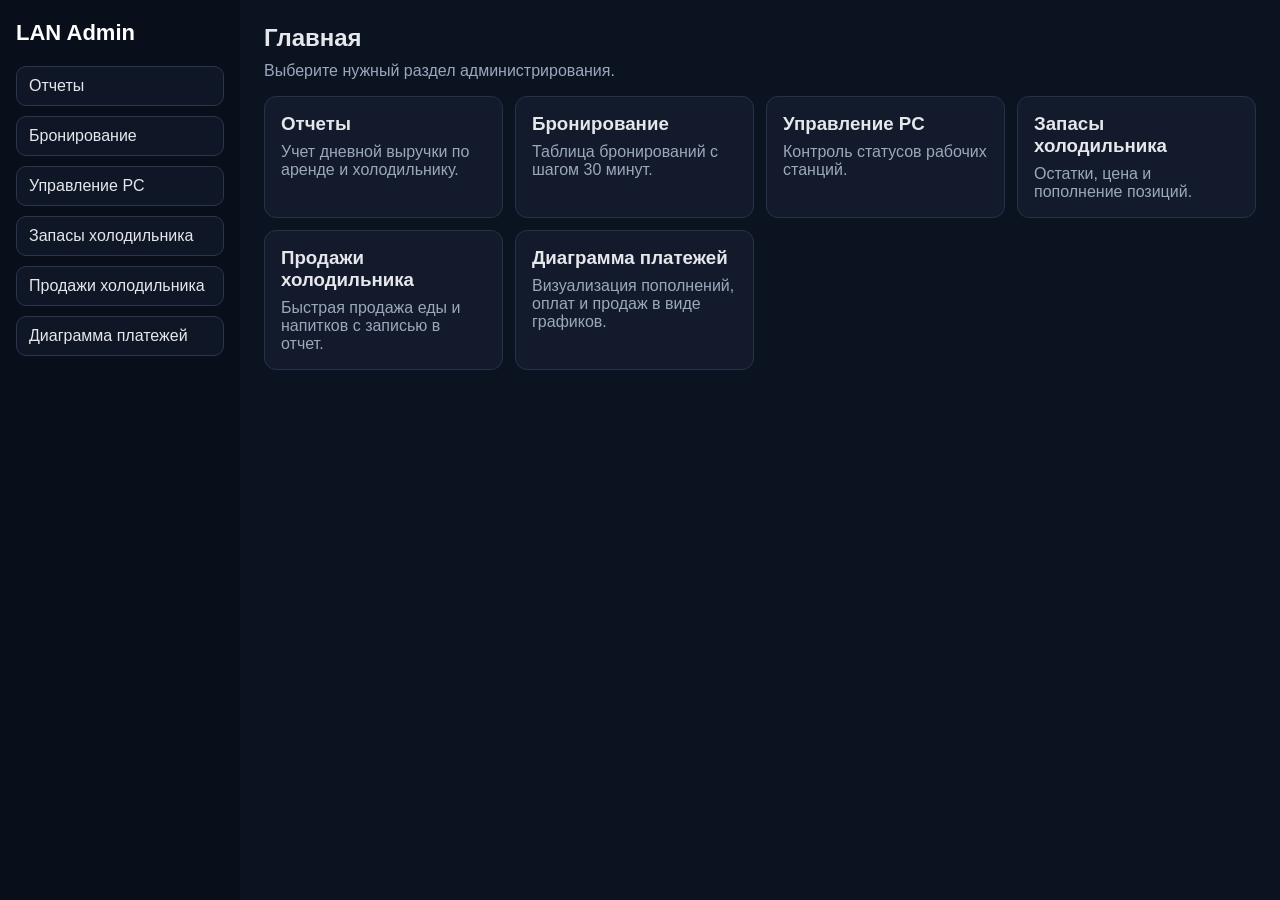
<file: index.html>
<!doctype html>
<html lang="ru">
  <head>
    <meta charset="UTF-8" />
    <meta name="viewport" content="width=device-width, initial-scale=1.0" />
    <title>LAN Admin Panel</title>
    <link rel="stylesheet" href="styles.css" />
  </head>
  <body>
    <div class="app">
      <aside class="sidebar">
        <h1>LAN Admin</h1>
        <nav class="menu">
          <a class="menu-link" href="reports.html">Отчеты</a>
          <a class="menu-link" href="booking.html">Бронирование</a>
          <a class="menu-link" href="pcs.html">Управление PC</a>
          <a class="menu-link" href="fridge.html">Запасы холодильника</a>
          <a class="menu-link" href="sales.html">Продажи холодильника</a>
          <a class="menu-link" href="diagram.html">Диаграмма платежей</a>
        </nav>
      </aside>

      <main class="content">
        <h2>Главная</h2>
        <p class="hint">Выберите нужный раздел администрирования.</p>
        <div class="home-grid">
          <a class="home-link" href="reports.html">
            <h3>Отчеты</h3>
            <p>Учет дневной выручки по аренде и холодильнику.</p>
          </a>
          <a class="home-link" href="booking.html">
            <h3>Бронирование</h3>
            <p>Таблица бронирований с шагом 30 минут.</p>
          </a>
          <a class="home-link" href="pcs.html">
            <h3>Управление PC</h3>
            <p>Контроль статусов рабочих станций.</p>
          </a>
          <a class="home-link" href="fridge.html">
            <h3>Запасы холодильника</h3>
            <p>Остатки, цена и пополнение позиций.</p>
          </a>
          <a class="home-link" href="sales.html">
            <h3>Продажи холодильника</h3>
            <p>Быстрая продажа еды и напитков с записью в отчет.</p>
          </a>
          <a class="home-link" href="diagram.html">
            <h3>Диаграмма платежей</h3>
            <p>Визуализация пополнений, оплат и продаж в виде графиков.</p>
          </a>
        </div>
      </main>
    </div>
  </body>
</html>
</file>
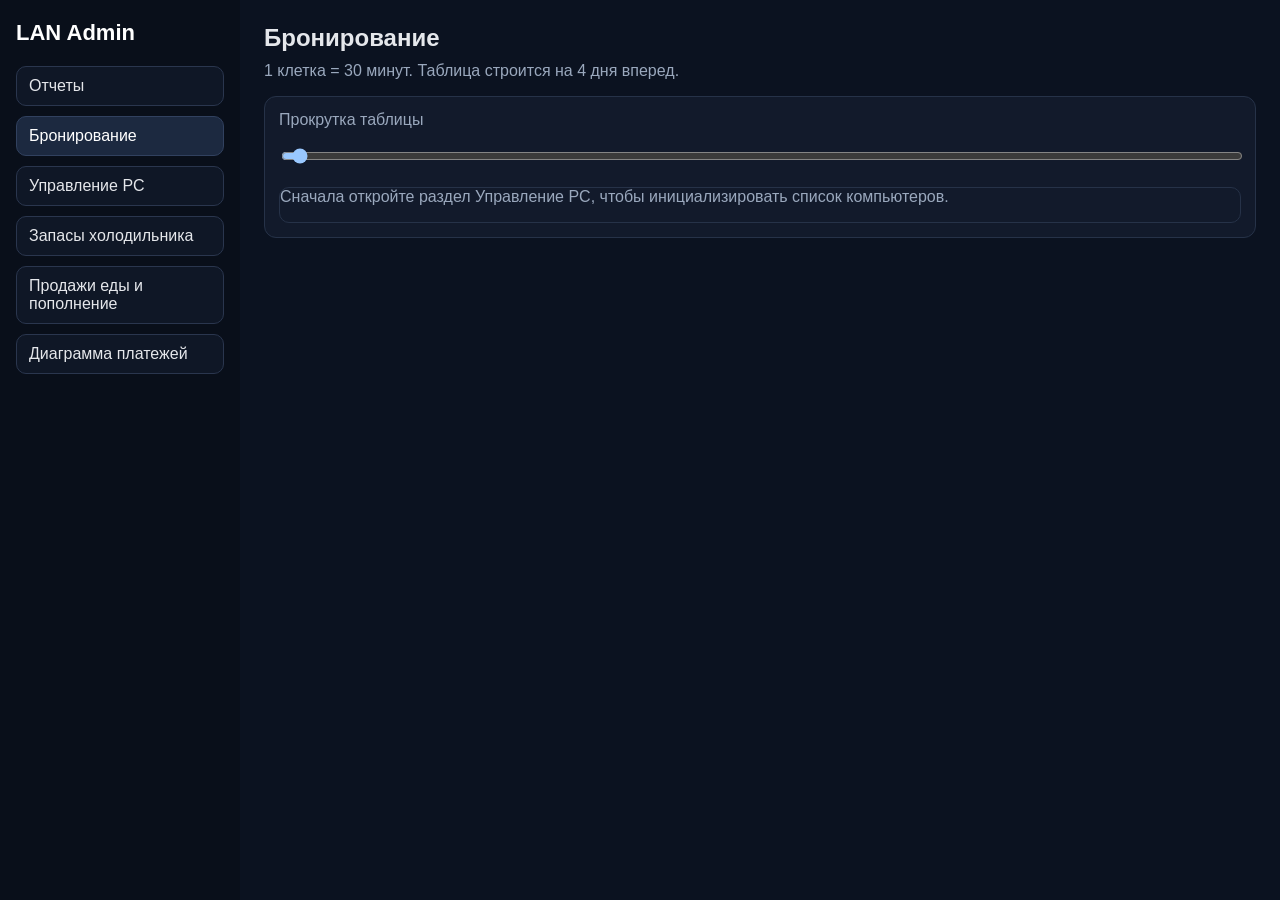
<file: booking.html>
<!doctype html>
<html lang="ru">
  <head>
    <meta charset="UTF-8" />
    <meta name="viewport" content="width=device-width, initial-scale=1.0" />
    <title>Бронирование | LAN Admin</title>
    <link rel="stylesheet" href="styles.css" />
  </head>
  <body>
    <div class="app">
      <aside class="sidebar">
        <h1>LAN Admin</h1>
        <nav class="menu">
          <a class="menu-link" href="reports.html">Отчеты</a>
          <a class="menu-link active" href="booking.html">Бронирование</a>
          <a class="menu-link" href="pcs.html">Управление PC</a>
          <a class="menu-link" href="fridge.html">Запасы холодильника</a>
          <a class="menu-link" href="sales.html">Продажи еды и пополнение</a>
          <a class="menu-link" href="diagram.html">Диаграмма платежей</a>
        </nav>
      </aside>
      <main class="content">
        <h2>Бронирование</h2>
        <p class="hint">1 клетка = 30 минут. Таблица строится на 4 дня вперед.</p>
        <div class="panel booking-panel">
          <div class="booking-slider-wrap">
            <label for="bookingScroll" class="hint">Прокрутка таблицы</label>
            <input id="bookingScroll" class="booking-scroll" type="range" min="0" max="0" value="0" step="1" />
          </div>
          <div id="bookingGrid" class="booking-grid booking-window"></div>
        </div>
      </main>
    </div>
    <script src="scripts/booking.js"></script>
  </body>
</html>
</file>
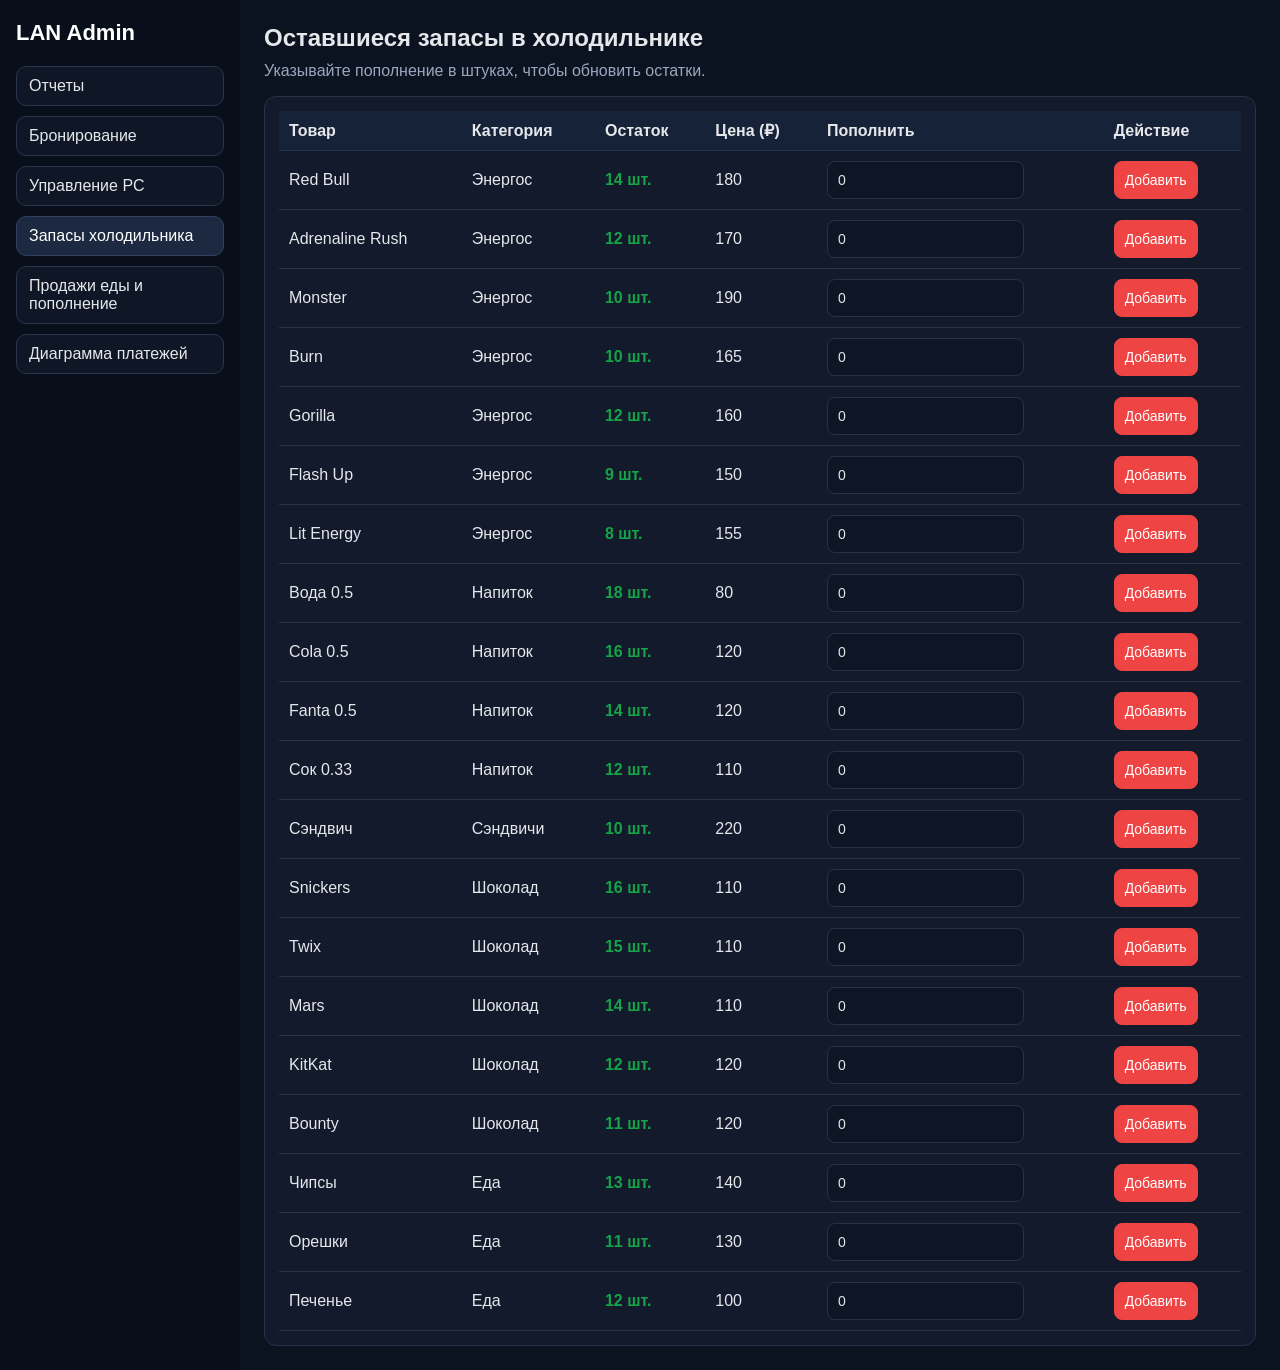
<file: fridge.html>
<!doctype html>
<html lang="ru">
  <head>
    <meta charset="UTF-8" />
    <meta name="viewport" content="width=device-width, initial-scale=1.0" />
    <title>Запасы холодильника | LAN Admin</title>
    <link rel="stylesheet" href="styles.css" />
  </head>
  <body>
    <div class="app">
      <aside class="sidebar">
        <h1>LAN Admin</h1>
        <nav class="menu">
          <a class="menu-link" href="reports.html">Отчеты</a>
          <a class="menu-link" href="booking.html">Бронирование</a>
          <a class="menu-link" href="pcs.html">Управление PC</a>
          <a class="menu-link active" href="fridge.html">Запасы холодильника</a>
          <a class="menu-link" href="sales.html">Продажи еды и пополнение</a>
          <a class="menu-link" href="diagram.html">Диаграмма платежей</a>
        </nav>
      </aside>
      <main class="content">
        <h2>Оставшиеся запасы в холодильнике</h2>
        <p class="hint">Указывайте пополнение в штуках, чтобы обновить остатки.</p>
        <div class="panel">
          <table class="stock-table">
            <thead>
              <tr>
                <th>Товар</th>
                <th>Категория</th>
                <th>Остаток</th>
                <th>Цена (₽)</th>
                <th>Пополнить</th>
                <th>Действие</th>
              </tr>
            </thead>
            <tbody id="stockTableBody"></tbody>
          </table>
        </div>
      </main>
    </div>
    <script src="scripts/fridge-data.js"></script>
    <script src="scripts/fridge.js"></script>
  </body>
</html>
</file>
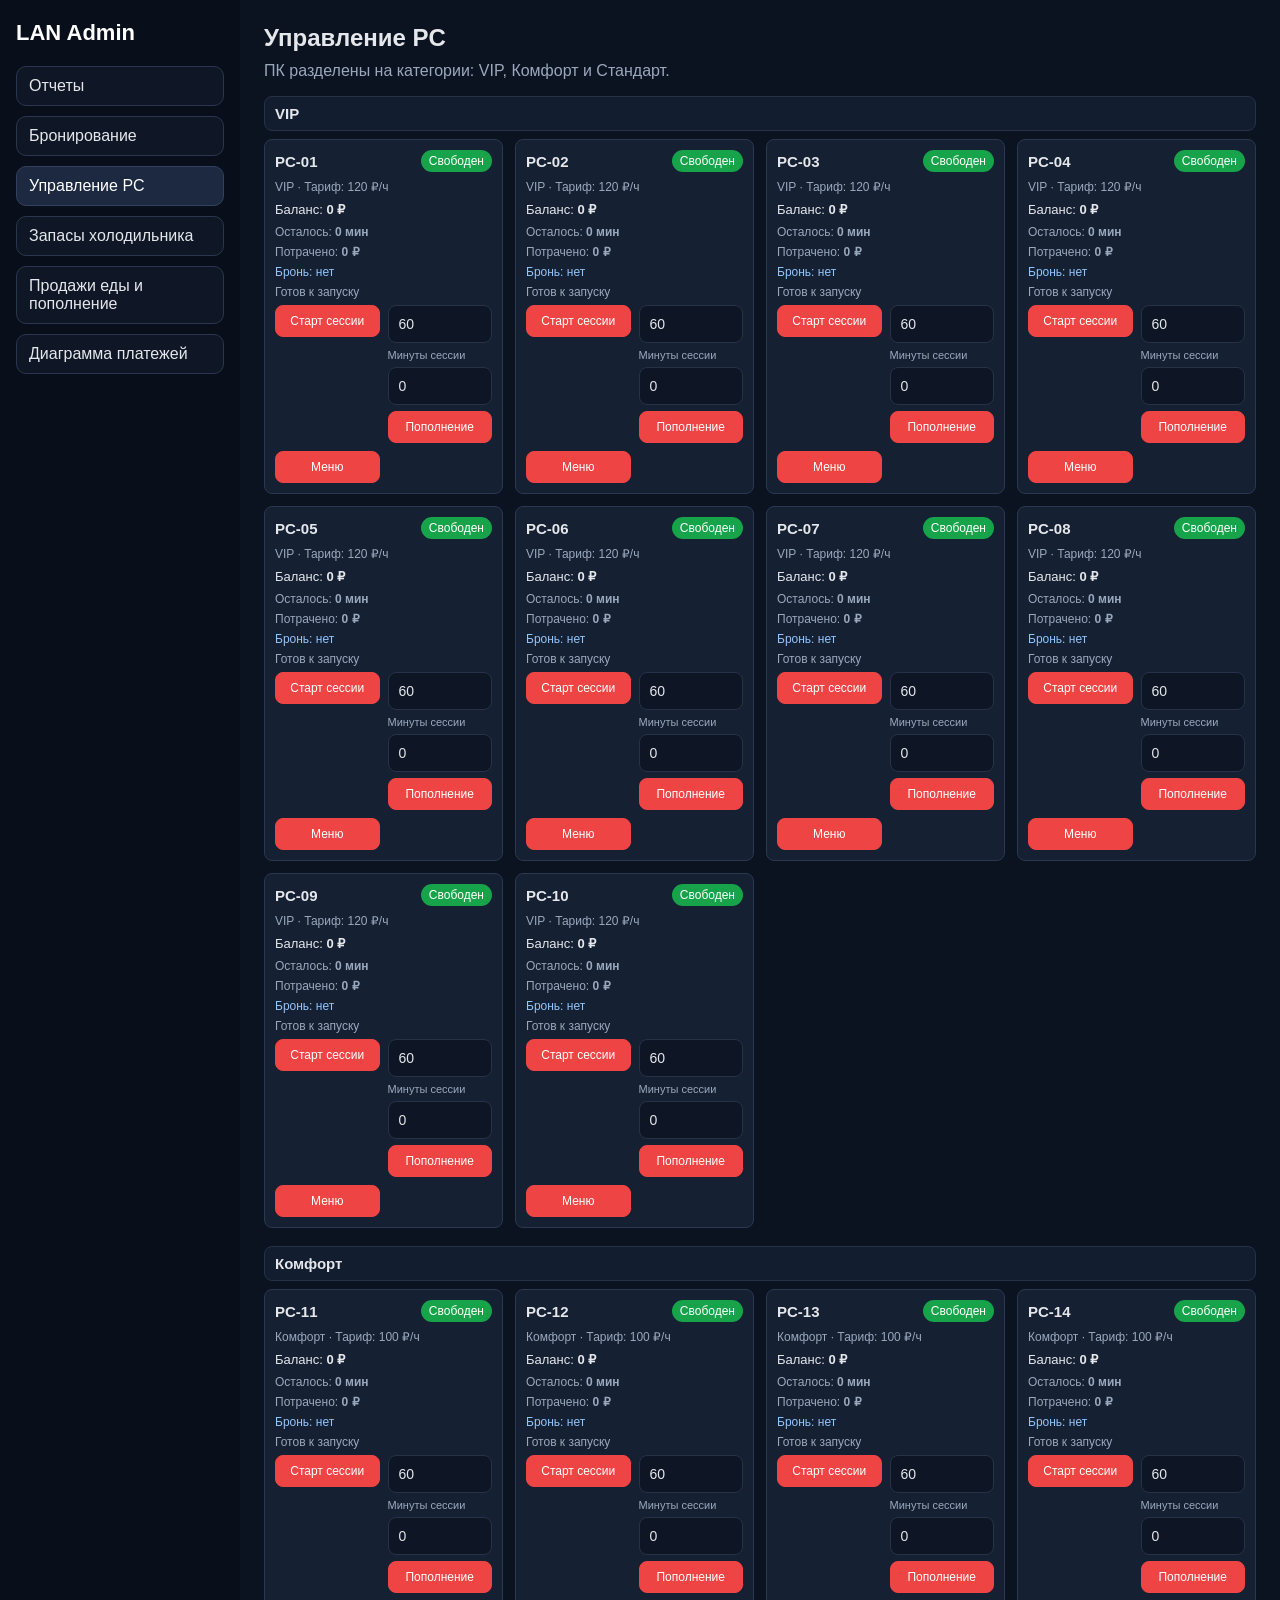
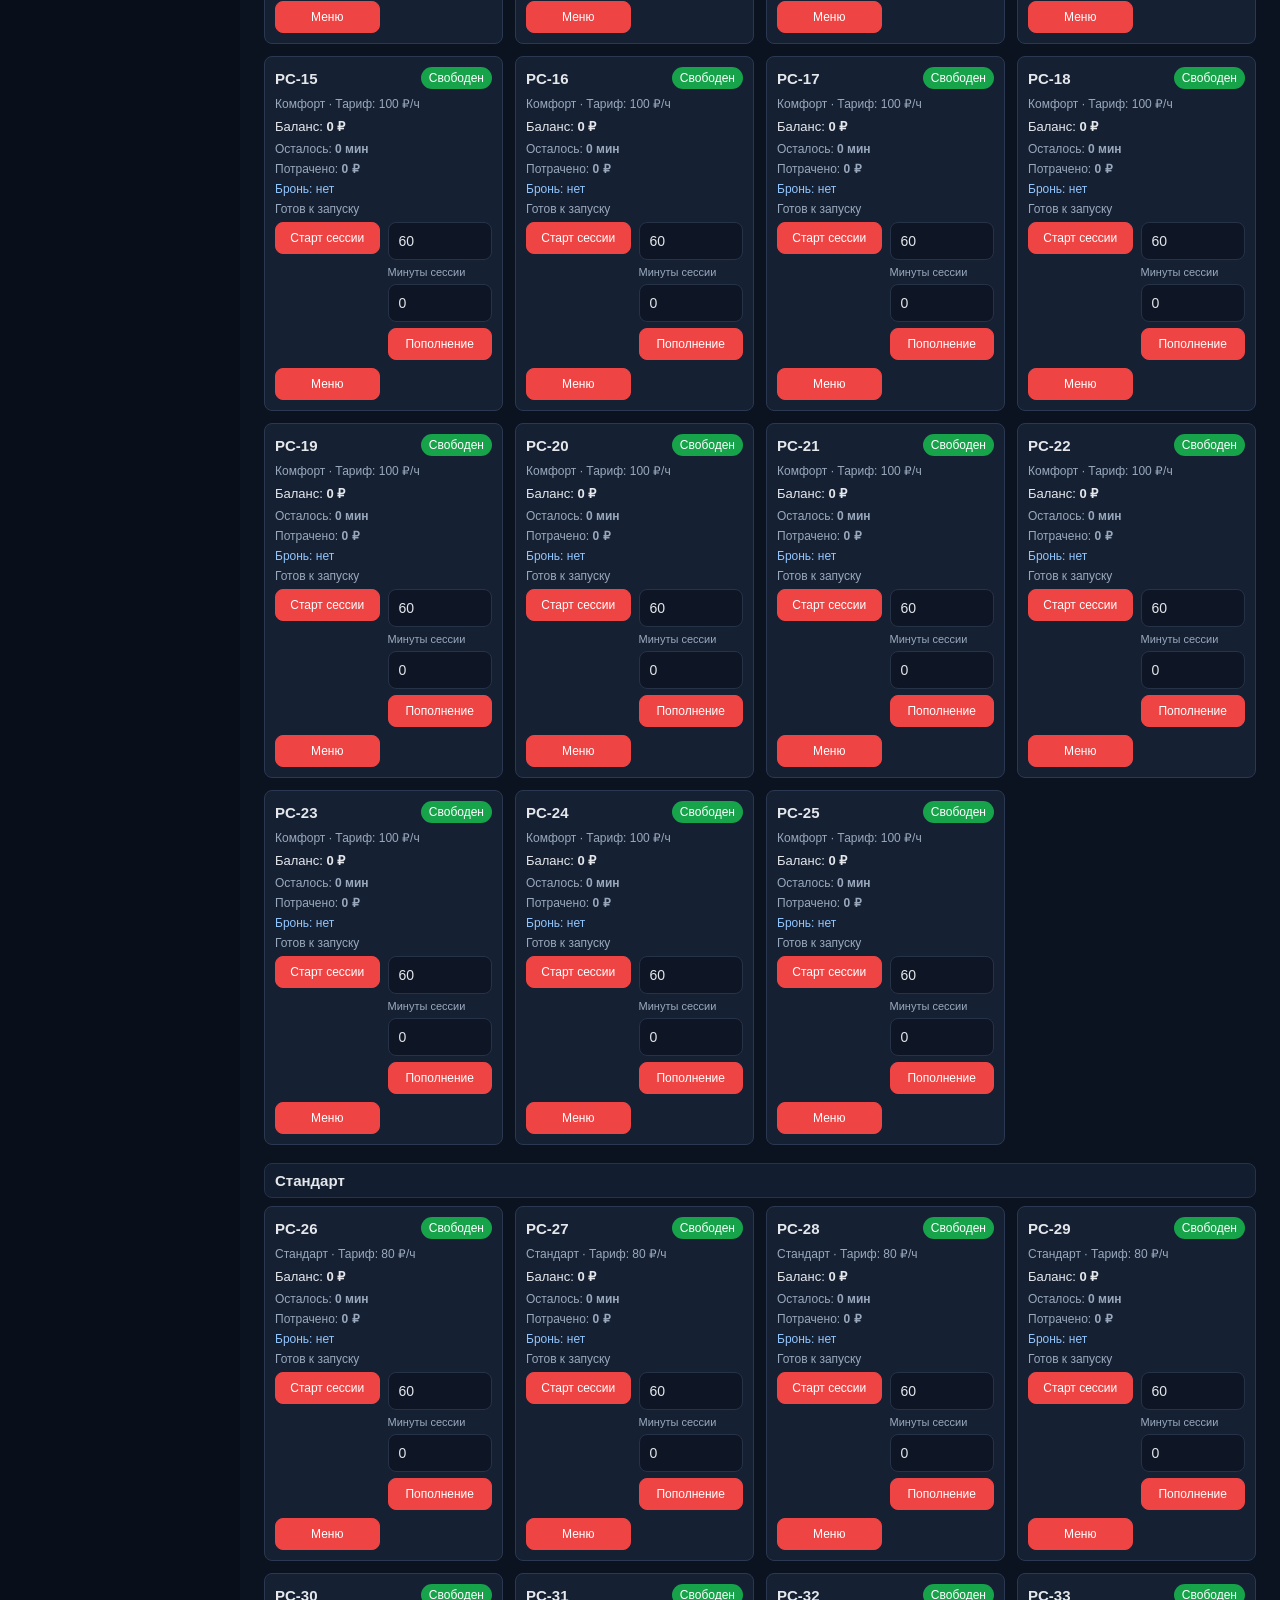
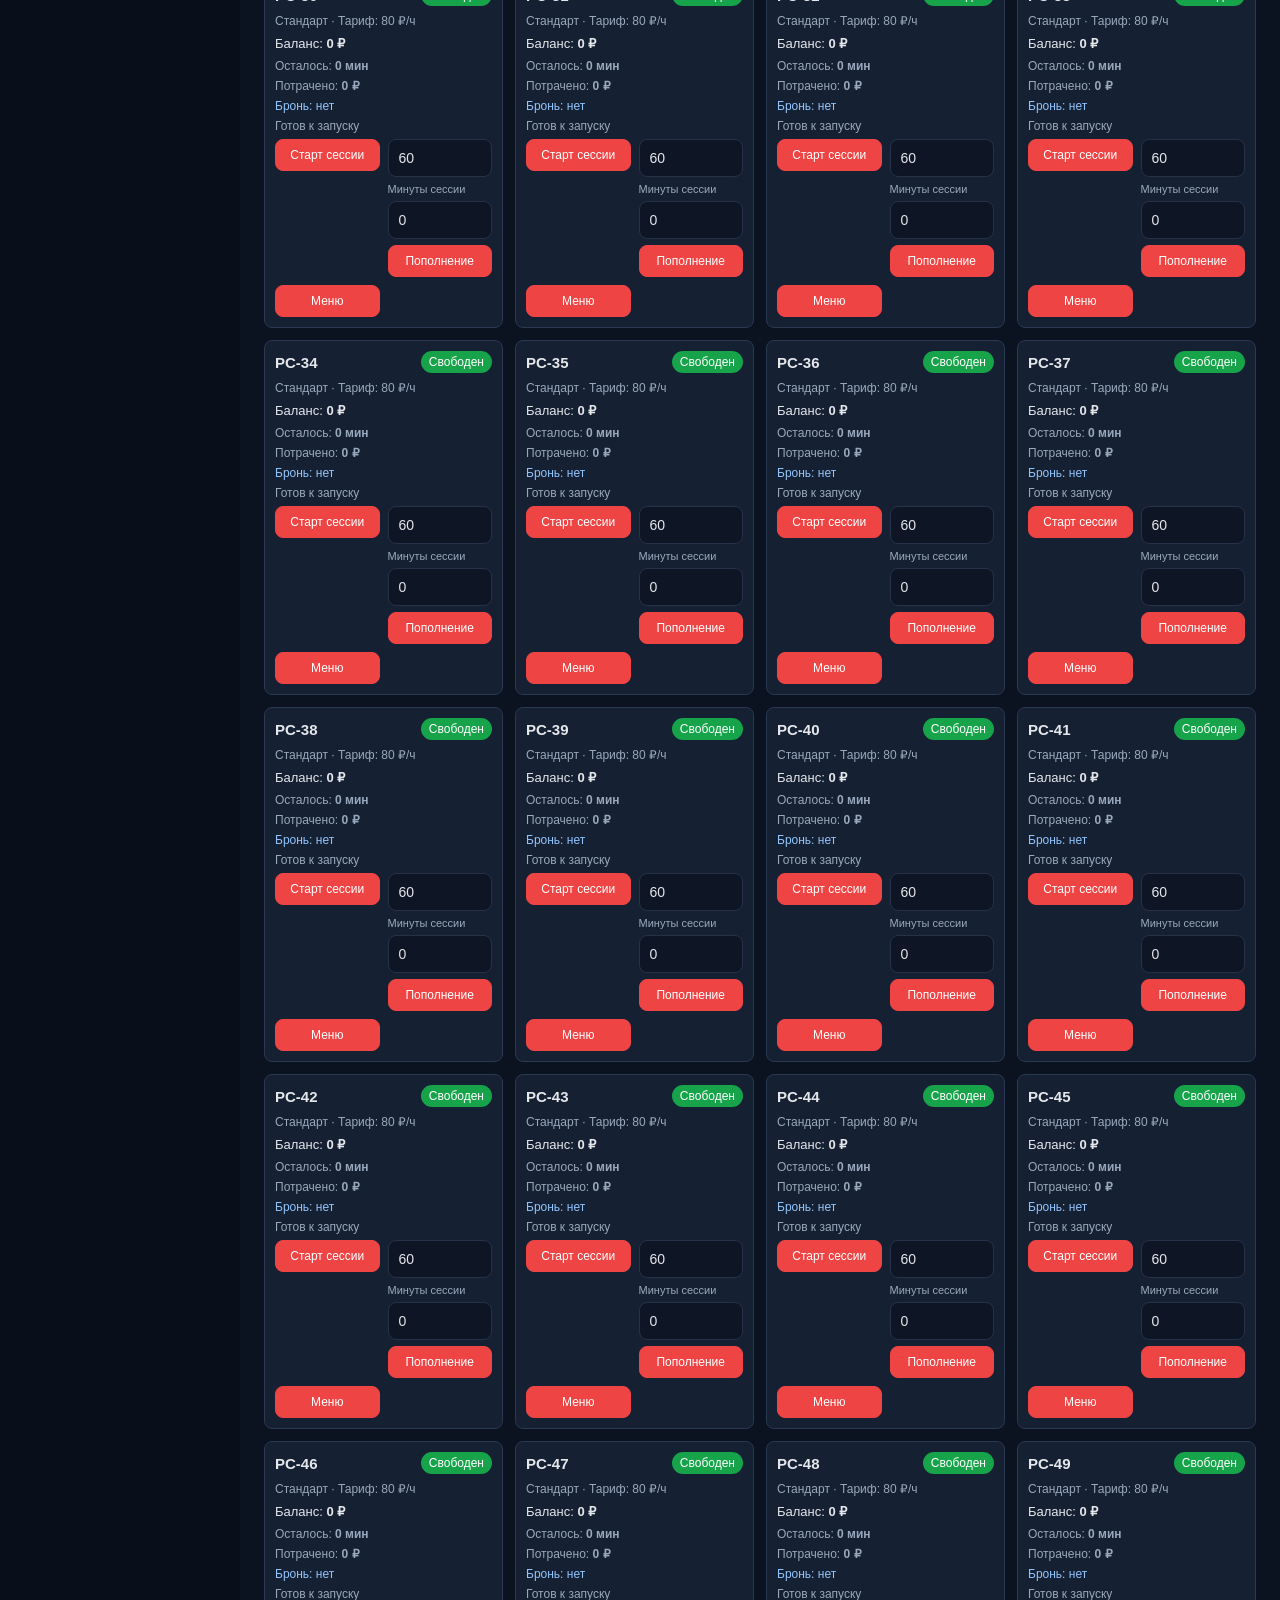
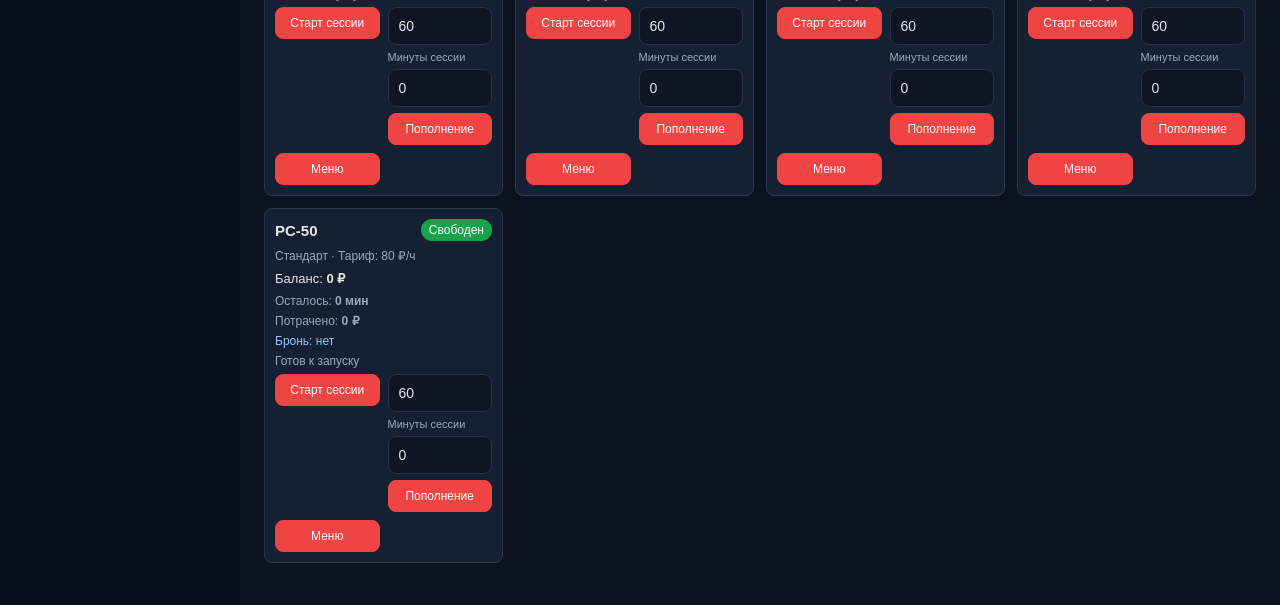
<file: pcs.html>
<!doctype html>
<html lang="ru">
  <head>
    <meta charset="UTF-8" />
    <meta name="viewport" content="width=device-width, initial-scale=1.0" />
    <title>Управление PC | LAN Admin</title>
    <link rel="stylesheet" href="styles.css" />
  </head>
  <body>
    <div class="app">
      <aside class="sidebar">
        <h1>LAN Admin</h1>
        <nav class="menu">
          <a class="menu-link" href="reports.html">Отчеты</a>
          <a class="menu-link" href="booking.html">Бронирование</a>
          <a class="menu-link active" href="pcs.html">Управление PC</a>
          <a class="menu-link" href="fridge.html">Запасы холодильника</a>
          <a class="menu-link" href="sales.html">Продажи еды и пополнение</a>
          <a class="menu-link" href="diagram.html">Диаграмма платежей</a>
        </nav>
      </aside>
      <main class="content">
        <h2>Управление PC</h2>
        <p class="hint">ПК разделены на категории: VIP, Комфорт и Стандарт.</p>
        <div id="pcSections"></div>
      </main>
    </div>
    <script src="scripts/pcs.js"></script>
  </body>
</html>
</file>
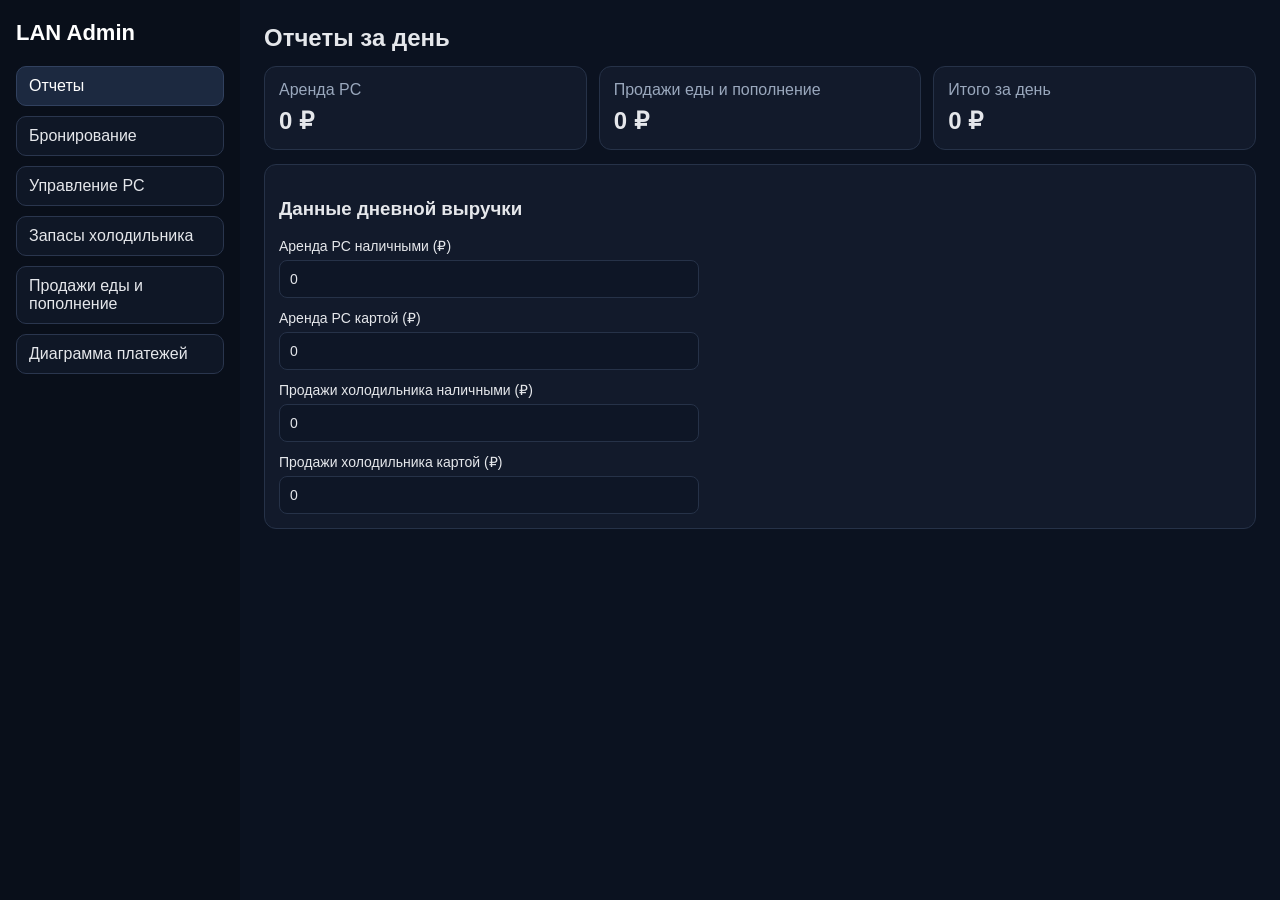
<file: reports.html>
<!doctype html>
<html lang="ru">
  <head>
    <meta charset="UTF-8" />
    <meta name="viewport" content="width=device-width, initial-scale=1.0" />
    <title>Отчеты | LAN Admin</title>
    <link rel="stylesheet" href="styles.css" />
  </head>
  <body>
    <div class="app">
      <aside class="sidebar">
        <h1>LAN Admin</h1>
        <nav class="menu">
          <a class="menu-link active" href="reports.html">Отчеты</a>
          <a class="menu-link" href="booking.html">Бронирование</a>
          <a class="menu-link" href="pcs.html">Управление PC</a>
          <a class="menu-link" href="fridge.html">Запасы холодильника</a>
          <a class="menu-link" href="sales.html">Продажи еды и пополнение</a>
          <a class="menu-link" href="diagram.html">Диаграмма платежей</a>
        </nav>
      </aside>
      <main class="content">
        <h2>Отчеты за день</h2>
        <div class="cards">
          <article class="card">
            <p>Аренда PC</p>
            <h3 id="pcRevenueTotal">0 ₽</h3>
          </article>
          <article class="card">
            <p>Продажи еды и пополнение</p>
            <h3 id="fridgeRevenueTotal">0 ₽</h3>
          </article>
          <article class="card">
            <p>Итого за день</p>
            <h3 id="dayTotal">0 ₽</h3>
          </article>
        </div>
        <div class="panel">
          <h3>Данные дневной выручки</h3>
          <form id="revenueForm" class="report-form">
            <label>
              Аренда PC наличными (₽)
              <input id="pcRevenueCashInput" type="number" min="0" step="100" value="0" readonly />
            </label>
            <label>
              Аренда PC картой (₽)
              <input id="pcRevenueCardInput" type="number" min="0" step="100" value="0" readonly />
            </label>
            <label>
              Продажи холодильника наличными (₽)
              <input id="fridgeRevenueCashInput" type="number" min="0" step="50" value="0" readonly />
            </label>
            <label>
              Продажи холодильника картой (₽)
              <input id="fridgeRevenueCardInput" type="number" min="0" step="50" value="0" readonly />
            </label>
          </form>
        </div>
      </main>
    </div>
    <script src="scripts/reports.js"></script>
  </body>
</html>
</file>
<file: styles.css>
:root {
  color-scheme: dark;
  --bg: #0b1220;
  --panel: #121a2b;
  --line: #263248;
  --text: #e5e7eb;
  --muted: #9aa8bd;
  --primary: #ef4444;
  --primary-soft: #3a1d28;
  --ok: #16a34a;
  --warn: #f59e0b;
  --error: #dc2626;
}

* {
  box-sizing: border-box;
}

body {
  margin: 0;
  font-family: "Segoe UI", Arial, sans-serif;
  background: var(--bg);
  color: var(--text);
}

.app {
  display: grid;
  grid-template-columns: 240px 1fr;
  min-height: 100vh;
}

.sidebar {
  background: #090f1a;
  color: #fff;
  padding: 20px 16px;
}

.sidebar h1 {
  margin: 0 0 20px;
  font-size: 22px;
}

.menu {
  display: grid;
  gap: 10px;
}

.menu-btn,
.menu-link {
  border: 1px solid #2a364e;
  background: #0f1726;
  color: #e5e7eb;
  padding: 10px 12px;
  border-radius: 10px;
  cursor: pointer;
  text-align: left;
  text-decoration: none;
  display: block;
}

.menu-btn.active,
.menu-link.active {
  background: #1c2940;
  border-color: #31415f;
  color: #fff;
}

.content {
  padding: 24px;
}

.page {
  display: none;
}

.page.active {
  display: block;
}

h2 {
  margin: 0 0 10px;
}

.hint {
  margin-top: 0;
  color: var(--muted);
}

.cards {
  display: grid;
  grid-template-columns: repeat(auto-fit, minmax(180px, 1fr));
  gap: 12px;
  margin: 14px 0;
}

.card,
.panel {
  background: var(--panel);
  border: 1px solid var(--line);
  border-radius: 12px;
  padding: 14px;
}

.card p {
  margin: 0;
  color: var(--muted);
}

.card h3 {
  margin: 8px 0 0;
  font-size: 24px;
}

.report-form {
  display: grid;
  gap: 12px;
  max-width: 420px;
}

.report-form label {
  display: grid;
  gap: 6px;
  font-size: 14px;
}

input,
button,
select {
  border: 1px solid var(--line);
  border-radius: 8px;
  padding: 10px;
  font-size: 14px;
  background: #0e1626;
  color: var(--text);
}

button {
  cursor: pointer;
  background: var(--primary);
  color: #fff;
  border-color: var(--primary);
  transition: all 0.2s ease;
  font-weight: 500;
}

button:hover {
  opacity: 0.9;
  transform: translateY(-1px);
  box-shadow: 0 4px 12px rgba(239, 68, 68, 0.3);
}

button:active {
  transform: translateY(0);
}

button:disabled {
  opacity: 0.5;
  cursor: not-allowed;
  transform: none;
  box-shadow: none;
}

.booking-grid {
  overflow-x: auto;
}

.booking-panel {
  display: grid;
  gap: 10px;
}

.booking-slider-wrap {
  display: grid;
  gap: 6px;
}

.booking-scroll {
  width: 100%;
}

.booking-window {
  max-height: 72vh;
  overflow: auto;
  border: 1px solid var(--line);
  border-radius: 10px;
}

.booking-table {
  border-collapse: collapse;
  width: max-content;
  min-width: 100%;
}

.booking-table th,
.booking-table td {
  border: 1px solid var(--line);
  padding: 0;
  min-width: 46px;
  height: 34px;
  text-align: center;
  font-size: 12px;
}

.booking-table thead th {
  background: #162237;
  position: sticky;
  top: 0;
  z-index: 1;
}

.booking-table thead .date-header {
  top: 0;
  z-index: 4;
}

.booking-table thead tr:nth-child(2) th {
  top: 34px;
  z-index: 3;
}

.booking-table .row-label {
  min-width: 85px;
  background: #162237;
  position: sticky;
  left: 0;
  z-index: 5;
}

.slot {
  background: #111a2c;
  cursor: pointer;
}

.slot.selected {
  background: var(--primary-soft);
}

.slot.booked {
  background: #1f3b2f;
}

.booking-table tr.pc-busy .row-label {
  background: #5b1d2a;
  color: #fecdd3;
}

.slot.busy-pc {
  background: #5b1d2a;
}

.slot.busy-pc.booked {
  background: #7f1d1d;
}

.pc-table {
  width: 100%;
  border-collapse: collapse;
}

.pc-table th,
.pc-table td {
  text-align: left;
  padding: 10px;
  border-bottom: 1px solid var(--line);
}

.pc-cards {
  display: grid;
  grid-template-columns: repeat(auto-fill, minmax(220px, 1fr));
  gap: 12px;
}

.tier-section {
  margin-bottom: 18px;
}

.tier-header {
  margin-bottom: 8px;
  padding: 8px 10px;
  border: 1px solid var(--line);
  border-radius: 8px;
  background: #121d2f;
}

.tier-header h3 {
  margin: 0;
  font-size: 15px;
}

.pc-card {
  background: #152033;
  border: 1px solid #2a3852;
  border-radius: 8px;
  padding: 10px;
}

.pc-card-top {
  display: flex;
  justify-content: space-between;
  align-items: center;
  margin-bottom: 8px;
}

.pc-name {
  margin: 0;
  font-size: 15px;
  font-weight: 700;
}

.pc-meta {
  color: var(--muted);
  font-size: 12px;
  margin: 0 0 8px;
}

.pc-balance {
  margin: 0 0 8px;
  font-size: 13px;
}

.pc-time,
.pc-note {
  margin: 0 0 6px;
  font-size: 12px;
  color: var(--muted);
}

.pc-booking {
  margin: 0 0 6px;
  font-size: 12px;
  color: #93c5fd;
}

.pc-actions {
  display: grid;
  grid-template-columns: 1fr 1fr;
  gap: 8px;
  align-items: start;
}

.pc-actions button {
  padding: 8px;
  font-size: 12px;
}

.topup-group {
  display: grid;
  grid-template-columns: 1fr;
  gap: 6px;
}

.topup-input {
  width: 100%;
  background: #0e1626;
  color: var(--text);
}

.minutes-input {
  width: 100%;
}

.input-hint {
  color: var(--muted);
  font-size: 11px;
}

.menu-wrapper {
  position: relative;
}

.menu-open-btn {
  width: 100%;
}

.pc-dropdown {
  position: absolute;
  top: calc(100% + 6px);
  right: 0;
  background: #111a2c;
  border: 1px solid var(--line);
  border-radius: 8px;
  box-shadow: 0 8px 24px rgba(0, 0, 0, 0.4);
  min-width: 190px;
  z-index: 20;
  padding: 6px;
}

.pc-dropdown.hidden {
  display: none;
}

.dropdown-item {
  width: 100%;
  background: #111a2c;
  color: var(--text);
  border: 0;
  border-radius: 6px;
  text-align: left;
  padding: 8px;
}

.dropdown-item:hover {
  background: #1c2940;
}

.stock-table {
  width: 100%;
  border-collapse: collapse;
}

.stock-table th,
.stock-table td {
  text-align: left;
  padding: 10px;
  border-bottom: 1px solid var(--line);
}

.stock-table thead th {
  background: #162237;
}

.sales-grid {
  display: grid;
  grid-template-columns: repeat(auto-fill, minmax(220px, 1fr));
  gap: 10px;
}

.sales-layout {
  display: grid;
  grid-template-columns: 1fr 320px;
  gap: 14px;
  align-items: start;
}

.sale-card {
  background: linear-gradient(145deg, #1a2332, #0f1823);
  border: 1px solid var(--line);
  border-radius: 12px;
  padding: 16px;
  transition: all 0.3s ease;
  box-shadow: 0 4px 12px rgba(0, 0, 0, 0.3);
}

.sale-card:hover {
  transform: translateY(-2px);
  box-shadow: 0 8px 24px rgba(0, 0, 0, 0.4);
  border-color: #3a4a63;
}

.sale-photo {
  width: 100%;
  height: 200px;
  object-fit: cover;
  border-radius: 10px;
  margin-bottom: 12px;
  border: 2px solid #2a3852;
  box-shadow: 0 4px 8px rgba(0, 0, 0, 0.2);
  transition: all 0.3s ease;
}

.sale-photo:hover {
  transform: scale(1.02);
  box-shadow: 0 6px 12px rgba(0, 0, 0, 0.3);
}

.sale-card h4 {
  margin: 0 0 8px;
  font-size: 16px;
  font-weight: 600;
  color: #fff;
  text-align: center;
}

.sale-card p {
  margin: 0 0 8px;
  color: #b8c5d6;
  font-size: 14px;
  text-align: center;
}

.sale-controls {
  display: grid;
  grid-template-columns: 80px 1fr;
  gap: 10px;
  align-items: center;
  margin-top: 12px;
}

.sale-qty {
  background: #0e1626;
  border: 1px solid #2a3852;
  color: #fff;
  border-radius: 6px;
  padding: 8px;
  text-align: center;
  font-size: 14px;
  transition: all 0.2s ease;
}

.sale-qty:focus {
  outline: none;
  border-color: var(--primary);
  box-shadow: 0 0 0 2px rgba(239, 68, 68, 0.2);
}

.add-cart-btn {
  background: linear-gradient(145deg, #16a34a, #15803d);
  border: none;
  color: #fff;
  border-radius: 6px;
  padding: 8px 12px;
  font-size: 13px;
  font-weight: 600;
  transition: all 0.2s ease;
}

.add-cart-btn:hover:not(:disabled) {
  background: linear-gradient(145deg, #15803d, #166534);
  transform: translateY(-1px);
  box-shadow: 0 4px 12px rgba(22, 163, 74, 0.3);
}

.add-cart-btn:disabled {
  background: #374151;
  cursor: not-allowed;
  transform: none;
  box-shadow: none;
}

.checkout-panel {
  position: sticky;
  top: 16px;
}

.cart-items {
  display: grid;
  gap: 6px;
  margin-bottom: 10px;
  max-height: 220px;
  overflow: auto;
}

.cart-row {
  display: flex;
  justify-content: space-between;
  border-bottom: 1px solid var(--line);
  padding-bottom: 4px;
  font-size: 13px;
}

.value-positive {
  color: var(--ok);
  font-weight: 600;
}

.home-grid {
  display: grid;
  gap: 12px;
  grid-template-columns: repeat(auto-fit, minmax(220px, 1fr));
}

.home-link {
  background: var(--panel);
  border: 1px solid var(--line);
  border-radius: 12px;
  padding: 16px;
  text-decoration: none;
  color: var(--text);
}

.home-link h3 {
  margin: 0 0 8px;
}

.home-link p {
  margin: 0;
  color: var(--muted);
}

.status {
  padding: 4px 8px;
  border-radius: 999px;
  font-size: 12px;
  color: #fff;
}

.status.free {
  background: var(--ok);
}

.status.busy {
  background: var(--warn);
}

.status.offline {
  background: var(--error);
}

@media (max-width: 860px) {
  .app {
    grid-template-columns: 1fr;
  }

  .sidebar {
    padding-bottom: 12px;
  }

  .menu {
    grid-template-columns: repeat(5, minmax(0, 1fr));
  }

  .menu-btn,
  .menu-link {
    text-align: center;
  }

  .sales-layout {
    grid-template-columns: 1fr;
  }
}
</file>
